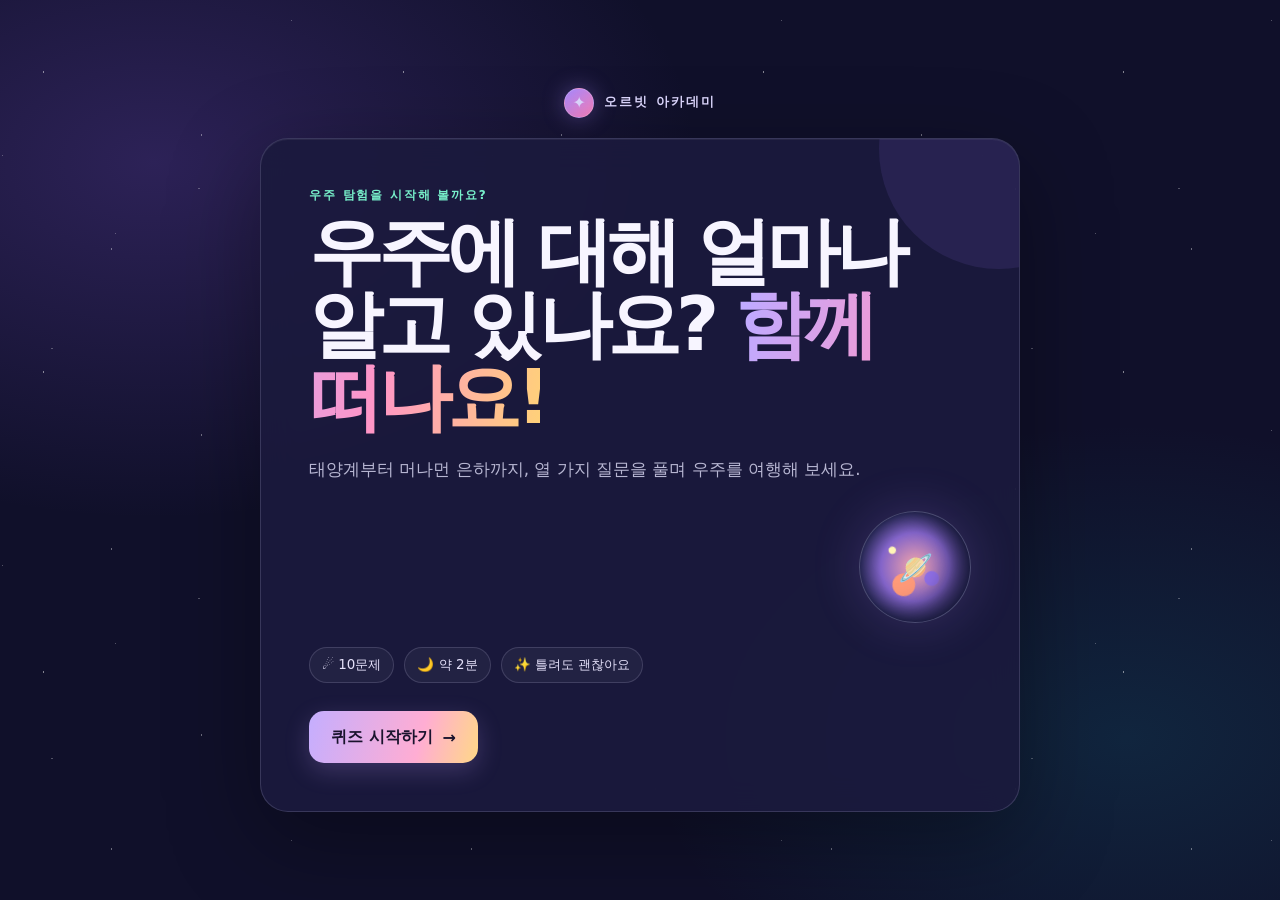
<file: index.html>
<!doctype html>
<html lang="ko">
<head>
  <meta charset="utf-8">
  <meta name="viewport" content="width=device-width, initial-scale=1">
  <meta name="theme-color" content="#10102a">
  <title>오르빗 아카데미 — 우주 탐험 퀴즈</title>
  <style>
    :root {
      color-scheme: dark;
      --ink: #f7f5ff;
      --muted: #b7b6d2;
      --panel: rgba(27, 26, 62, .9);
      --line: rgba(218, 214, 255, .16);
      --mint: #78f0cb;
      --gold: #ffd475;
      --danger: #ff8291;
    }

    * { box-sizing: border-box; }

    body {
      min-height: 100vh;
      margin: 0;
      display: grid;
      place-items: center;
      overflow-x: hidden;
      padding: 32px 18px;
      color: var(--ink);
      background:
        radial-gradient(ellipse at 12% 18%, rgba(119, 80, 204, .28), transparent 34rem),
        radial-gradient(ellipse at 88% 82%, rgba(19, 158, 177, .15), transparent 30rem),
        #10102a;
      font-family: Inter, ui-sans-serif, system-ui, -apple-system, BlinkMacSystemFont, "Segoe UI", sans-serif;
    }

    body::before, body::after {
      position: fixed;
      z-index: -1;
      content: "";
      pointer-events: none;
      background-image:
        radial-gradient(1.5px 1.5px at 12% 24%, #fff 50%, transparent 55%),
        radial-gradient(1px 1px at 72% 16%, #fff 50%, transparent 55%),
        radial-gradient(1.5px 1.5px at 82% 63%, #fff 50%, transparent 55%),
        radial-gradient(1px 1px at 31% 83%, #fff 50%, transparent 55%),
        radial-gradient(1px 1px at 56% 45%, #fff 50%, transparent 55%),
        radial-gradient(1px 1px at 95% 35%, #fff 50%, transparent 55%);
      background-size: 360px 300px;
      inset: 0;
      opacity: .48;
      animation: star-drift 60s linear infinite;
    }

    body::after {
      background-position: 140px 90px;
      background-size: 490px 410px;
      opacity: .28;
      animation: star-drift 90s linear infinite reverse;
    }

    button { font: inherit; }

    .shell { width: min(100%, 760px); margin: auto; }

    .brand {
      display: flex;
      align-items: center;
      justify-content: center;
      gap: 10px;
      margin-bottom: 20px;
      color: #ded8ff;
      font-size: .79rem;
      font-weight: 750;
      letter-spacing: .16em;
      text-transform: uppercase;
    }

    .brand-mark {
      display: grid;
      width: 30px;
      height: 30px;
      place-items: center;
      border: 1px solid rgba(255, 255, 255, .2);
      border-radius: 50%;
      background: linear-gradient(140deg, #a68aff, #fa80bc);
      box-shadow: 0 0 22px rgba(166, 138, 255, .36);
      font-size: 1rem;
      letter-spacing: 0;
    }

    .card {
      position: relative;
      overflow: hidden;
      padding: clamp(24px, 5vw, 48px);
      border: 1px solid var(--line);
      border-radius: 28px;
      background: var(--panel);
      box-shadow: 0 28px 90px rgba(0, 0, 0, .35), inset 0 1px rgba(255, 255, 255, .06);
      backdrop-filter: blur(16px);
    }

    .card:not([hidden]) { animation: card-enter .5s ease both; }

    .card::before {
      position: absolute;
      top: -110px;
      right: -100px;
      width: 240px;
      height: 240px;
      border-radius: 50%;
      background: rgba(151, 117, 255, .11);
      content: "";
      pointer-events: none;
    }

    .eyebrow {
      margin: 0 0 12px;
      color: var(--mint);
      font-size: .75rem;
      font-weight: 800;
      letter-spacing: .15em;
      text-transform: uppercase;
    }

    h1, h2, p { position: relative; }

    h1 {
      max-width: 620px;
      margin: 0;
      font-size: clamp(2.4rem, 7vw, 4.65rem);
      letter-spacing: -.065em;
      line-height: .98;
    }

    h1 span {
      color: transparent;
      background: linear-gradient(100deg, #c0aaff 4%, #ff95c7 54%, #ffd475 100%);
      background-clip: text;
      -webkit-background-clip: text;
    }

    .intro, .result-copy {
      max-width: 560px;
      margin: 20px 0 0;
      color: var(--muted);
      font-size: 1.05rem;
      line-height: 1.7;
    }

    .hero-art {
      display: grid;
      width: 112px;
      height: 112px;
      margin: 28px 0 24px auto;
      place-items: center;
      border: 1px solid rgba(255, 255, 255, .16);
      border-radius: 50%;
      background:
        radial-gradient(circle at 34% 30%, #fff5b7 0 3%, transparent 4%),
        radial-gradient(circle at 62% 64%, #9271e9 0 7%, transparent 8%),
        radial-gradient(circle at 36% 63%, #ff9a79 0 11%, transparent 12%),
        radial-gradient(circle at 50% 50%, #f5a5a9, #8364c9 44%, #292957 70%);
      box-shadow: 0 0 50px rgba(172, 124, 255, .2), inset -16px -12px 25px rgba(16, 16, 42, .5);
      font-size: 2rem;
      transform: rotate(-15deg);
      animation: float 4s ease-in-out infinite;
    }

    .facts { display: flex; flex-wrap: wrap; gap: 10px; margin: 0 0 28px; }

    .pill {
      padding: 8px 12px;
      border: 1px solid var(--line);
      border-radius: 999px;
      color: #e4e0fa;
      background: rgba(255, 255, 255, .045);
      font-size: .84rem;
    }

    .primary, .next-button, .restart-button {
      display: inline-flex;
      min-height: 52px;
      align-items: center;
      justify-content: center;
      gap: 10px;
      padding: 0 22px;
      border: 0;
      border-radius: 15px;
      color: #19132d;
      background: linear-gradient(105deg, #c4aeff, #ffadd3 65%, #ffd887);
      box-shadow: 0 8px 25px rgba(192, 154, 255, .22);
      cursor: pointer;
      font-weight: 800;
      transition: transform .18s ease, box-shadow .18s ease;
    }

    .primary:hover, .next-button:hover, .restart-button:hover {
      transform: translateY(-2px);
      box-shadow: 0 12px 30px rgba(192, 154, 255, .32);
    }

    button:focus-visible { outline: 3px solid #fff; outline-offset: 4px; }
    [hidden] { display: none !important; }

    .quiz-top {
      display: flex;
      align-items: center;
      justify-content: space-between;
      gap: 16px;
      margin-bottom: 18px;
      color: var(--muted);
      font-size: .91rem;
      font-weight: 700;
    }

    .score {
      padding: 8px 12px;
      border: 1px solid rgba(255, 212, 117, .26);
      border-radius: 999px;
      color: var(--gold);
      background: rgba(255, 212, 117, .08);
      white-space: nowrap;
    }

    .progress-track {
      height: 9px;
      overflow: hidden;
      margin-bottom: 34px;
      border-radius: 99px;
      background: rgba(255, 255, 255, .1);
    }

    .progress-fill {
      width: 0;
      height: 100%;
      border-radius: inherit;
      background: linear-gradient(90deg, #8eeed0, #9e8aff 52%, #ff8fc1);
      transition: width .45s cubic-bezier(.2, .8, .2, 1);
    }

    .question-icon {
      display: grid;
      width: 48px;
      height: 48px;
      margin-bottom: 18px;
      place-items: center;
      border: 1px solid rgba(255, 255, 255, .12);
      border-radius: 15px;
      background: rgba(166, 138, 255, .13);
      font-size: 1.45rem;
    }

    .question-title {
      margin: 0 0 25px;
      font-size: clamp(1.4rem, 4vw, 2rem);
      letter-spacing: -.035em;
      line-height: 1.3;
    }

    .answers { display: grid; gap: 12px; }

    .answer {
      display: flex;
      min-height: 60px;
      align-items: center;
      gap: 14px;
      padding: 12px 16px;
      border: 1px solid rgba(224, 219, 255, .17);
      border-radius: 15px;
      color: var(--ink);
      background: rgba(255, 255, 255, .045);
      cursor: pointer;
      text-align: left;
      transition: border-color .18s ease, background .18s ease, transform .18s ease;
    }

    .answer:hover:not(:disabled) {
      transform: translateY(-1px);
      border-color: rgba(192, 170, 255, .72);
      background: rgba(166, 138, 255, .11);
    }

    .answer:disabled { cursor: default; }

    .answer-letter {
      display: grid;
      width: 32px;
      height: 32px;
      flex: 0 0 32px;
      place-items: center;
      border: 1px solid rgba(255, 255, 255, .15);
      border-radius: 10px;
      color: #d7ceff;
      background: rgba(255, 255, 255, .055);
      font-size: .84rem;
      font-weight: 800;
    }

    .answer.correct {
      border-color: rgba(120, 240, 203, .8);
      background: rgba(58, 191, 153, .15);
      animation: celebrate .42s ease both;
    }

    .answer.correct .answer-letter {
      border-color: var(--mint);
      color: #10102a;
      background: var(--mint);
    }

    .answer.incorrect {
      border-color: rgba(255, 130, 145, .8);
      background: rgba(255, 100, 125, .13);
      animation: nudge .36s ease both;
    }

    .answer.incorrect .answer-letter {
      border-color: var(--danger);
      color: #24121b;
      background: var(--danger);
    }

    .feedback { min-height: 30px; margin: 18px 0 0; color: var(--muted); line-height: 1.55; }
    .feedback.is-correct { color: var(--mint); }
    .feedback.is-incorrect { color: #ff9daa; }
    .quiz-bottom { display: flex; justify-content: flex-end; margin-top: 20px; }
    .next-button { min-width: 150px; }

    .result-icon {
      display: grid;
      width: 86px;
      height: 86px;
      margin: 2px 0 24px;
      place-items: center;
      border: 1px solid rgba(255, 255, 255, .18);
      border-radius: 26px;
      background: linear-gradient(145deg, rgba(166, 138, 255, .24), rgba(255, 120, 183, .16));
      font-size: 2.8rem;
      animation: float 3s ease-in-out infinite;
    }

    .result-score {
      margin: 22px 0 8px;
      color: var(--gold);
      font-size: clamp(2.8rem, 9vw, 4.5rem);
      font-weight: 850;
      letter-spacing: -.07em;
      line-height: 1;
    }

    .result-score span { color: var(--muted); font-size: .38em; letter-spacing: 0; }
    .result-copy { margin-bottom: 28px; }

    .result-actions {
      display: flex;
      flex-wrap: wrap;
      gap: 12px;
    }

    .review-button, .back-button {
      display: inline-flex;
      min-height: 52px;
      align-items: center;
      justify-content: center;
      gap: 10px;
      padding: 0 22px;
      border: 1px solid rgba(218, 214, 255, .24);
      border-radius: 15px;
      color: var(--ink);
      background: rgba(255, 255, 255, .06);
      cursor: pointer;
      font-weight: 800;
      transition: transform .18s ease, border-color .18s ease, background .18s ease;
    }

    .review-button:hover, .back-button:hover {
      transform: translateY(-2px);
      border-color: rgba(192, 170, 255, .72);
      background: rgba(166, 138, 255, .13);
    }

    .review-list {
      display: grid;
      max-height: min(52vh, 500px);
      gap: 12px;
      overflow-y: auto;
      margin: 24px 0;
      padding: 2px 6px 2px 2px;
      overscroll-behavior: contain;
    }

    .review-filters {
      display: flex;
      flex-wrap: wrap;
      gap: 10px;
      margin-top: 22px;
    }

    .review-filter {
      min-height: 48px;
      flex: 1 1 160px;
      padding: 8px 16px;
      border: 1px solid rgba(218, 214, 255, .24);
      border-radius: 14px;
      color: var(--ink);
      background: rgba(255, 255, 255, .06);
      cursor: pointer;
      font-weight: 750;
    }

    .review-filter[aria-pressed="true"] {
      border-color: rgba(120, 240, 203, .72);
      color: var(--mint);
      background: rgba(58, 191, 153, .13);
    }

    .review-list:focus-visible { outline: 3px solid #fff; outline-offset: 4px; }

    .review-empty {
      margin: 24px 0;
      padding: 22px 16px;
      border: 1px solid rgba(120, 240, 203, .3);
      border-radius: 15px;
      color: var(--mint);
      background: rgba(58, 191, 153, .08);
      line-height: 1.6;
    }

    .review-item {
      padding: 16px;
      border: 1px solid var(--line);
      border-radius: 15px;
      background: rgba(255, 255, 255, .035);
    }

    .review-question {
      margin: 0;
      font-size: 1rem;
      line-height: 1.5;
    }

    .review-answer {
      margin: 9px 0 0;
      color: var(--muted);
      line-height: 1.5;
    }

    .review-answer strong { color: var(--ink); }
    .review-answer.is-correct strong { color: var(--mint); }
    .review-answer.is-incorrect strong { color: #ff9daa; }
    .review-answer[hidden] { display: none; }

    .review-actions {
      display: flex;
      flex-wrap: wrap;
      gap: 12px;
    }

    .sr-only {
      position: absolute;
      width: 1px;
      height: 1px;
      overflow: hidden;
      clip: rect(0, 0, 0, 0);
      white-space: nowrap;
      clip-path: inset(50%);
    }

    @keyframes celebrate {
      0% { transform: scale(1); }
      45% { transform: scale(1.025); }
      100% { transform: scale(1); }
    }

    @keyframes nudge {
      0%, 100% { transform: translateX(0); }
      25% { transform: translateX(-5px); }
      75% { transform: translateX(5px); }
    }

    @keyframes float {
      0%, 100% { transform: translateY(0) rotate(-3deg); }
      50% { transform: translateY(-6px) rotate(3deg); }
    }

    @keyframes star-drift {
      to { background-position: 360px 300px; }
    }

    @keyframes card-enter {
      from { opacity: 0; transform: translateY(12px); }
      to { opacity: 1; transform: translateY(0); }
    }

    @media (max-width: 520px) {
      body { padding: 20px 12px; }
      .card { border-radius: 22px; }
      .hero-art { width: 82px; height: 82px; margin-top: 22px; }
      .quiz-top { align-items: flex-start; }
    }

    @media (prefers-reduced-motion: reduce) {
      *, *::before, *::after {
        scroll-behavior: auto !important;
        animation-duration: .01ms !important;
        animation-iteration-count: 1 !important;
        transition-duration: .01ms !important;
      }
    }
  </style>
</head>
<body>
  <main class="shell">
    <div class="brand" aria-label="오르빗 아카데미">
      <span class="brand-mark" aria-hidden="true">✦</span>
      오르빗 아카데미
    </div>

    <section class="card" id="welcome" aria-labelledby="welcome-title">
      <p class="eyebrow">우주 탐험을 시작해 볼까요?</p>
      <h1 id="welcome-title">우주에 대해 얼마나 알고 있나요? <span>함께 떠나요!</span></h1>
      <p class="intro">태양계부터 머나먼 은하까지, 열 가지 질문을 풀며 우주를 여행해 보세요.</p>
      <div class="hero-art" aria-hidden="true">🪐</div>
      <div class="facts" aria-label="퀴즈 안내">
        <span class="pill">☄️ 10문제</span>
        <span class="pill">🌙 약 2분</span>
        <span class="pill">✨ 틀려도 괜찮아요</span>
      </div>
      <button class="primary" id="start-button" type="button">퀴즈 시작하기 <span aria-hidden="true">→</span></button>
    </section>

    <section class="card" id="quiz" aria-labelledby="question-title" hidden>
      <div class="quiz-top">
        <span id="question-count">1번째 문제 / 10</span>
        <span class="score" aria-label="점수"><span aria-hidden="true">★</span> <span id="score">0</span>점</span>
      </div>
      <div class="progress-track" id="progress-track" role="progressbar" aria-label="퀴즈 진행률" aria-valuemin="0" aria-valuemax="10" aria-valuenow="0">
        <div class="progress-fill" id="progress-fill"></div>
      </div>
      <div class="question-icon" id="question-icon" aria-hidden="true">🌍</div>
      <h2 class="question-title" id="question-title" tabindex="-1"></h2>
      <div class="answers" id="answers"></div>
      <p class="feedback" id="feedback" role="status" aria-live="polite"></p>
      <div class="quiz-bottom">
        <button class="next-button" id="next-button" type="button" hidden>다음 문제 <span aria-hidden="true">→</span></button>
      </div>
    </section>

    <section class="card" id="results" aria-labelledby="results-title" hidden>
      <p class="eyebrow">탐험 완료!</p>
      <div class="result-icon" id="result-icon" aria-hidden="true">🚀</div>
      <h2 class="question-title" id="results-title" tabindex="-1">멋진 우주 여행이었어요!</h2>
      <p class="result-score" id="result-score"></p>
      <p class="result-copy" id="result-copy"></p>
      <div class="result-actions">
        <button class="review-button" id="review-button" type="button">내 답변 확인 <span aria-hidden="true">→</span></button>
        <button class="restart-button" id="restart-button" type="button">다시 도전하기 <span aria-hidden="true">↻</span></button>
      </div>
    </section>

    <section class="card" id="review" aria-labelledby="review-title" hidden>
      <p class="eyebrow">퀴즈 돌아보기</p>
      <h2 class="question-title" id="review-title" tabindex="-1">내가 고른 답과 정답</h2>
      <p class="intro">각 문제에서 선택한 답과 정답을 확인해 보세요.</p>
      <div class="review-filters" role="group" aria-label="답안 표시 필터">
        <button class="review-filter" id="show-all-answers" type="button" aria-pressed="true">모든 문제</button>
        <button class="review-filter" id="show-incorrect-answers" type="button" aria-pressed="false">틀린 문제만</button>
      </div>
      <p class="sr-only" id="review-status" role="status" aria-live="polite" aria-atomic="true"></p>
      <ol class="review-list" id="review-list" aria-label="문제별 선택 답안과 정답" tabindex="0"></ol>
      <p class="review-empty" id="review-empty" hidden>모든 답을 맞혔어요! 틀린 문제가 없습니다.</p>
      <div class="review-actions">
        <button class="back-button" id="back-to-results-button" type="button">결과로 돌아가기</button>
        <button class="restart-button" id="review-restart-button" type="button">다시 도전하기 <span aria-hidden="true">↻</span></button>
      </div>
    </section>
  </main>

  <script>
    const questions = [
      {
        icon: "☀️",
        prompt: "태양에 가장 가까운 행성은 무엇일까요?",
        options: ["금성", "수성", "지구", "화성"],
        answer: 1,
        fact: "수성은 지구 시간으로 88일 만에 태양을 한 바퀴 돌아요."
      },
      {
        icon: "🔴",
        prompt: "붉은 행성이라고 불리는 행성은 무엇일까요?",
        options: ["목성", "토성", "화성", "해왕성"],
        answer: 2,
        fact: "철 성분이 풍부한 먼지 때문에 화성이 붉게 보여요."
      },
      {
        icon: "🌊",
        prompt: "가장 뚜렷한 고리를 가진 행성은 무엇일까요?",
        options: ["토성", "천왕성", "목성", "지구"],
        answer: 0,
        fact: "토성의 고리는 대부분 수많은 얼음 조각으로 이루어져 있어요."
      },
      {
        icon: "🌙",
        prompt: "지구의 자연 위성 이름은 무엇일까요?",
        options: ["유로파", "타이탄", "포보스", "달"],
        answer: 3,
        fact: "달은 지구에서 평균 약 384,400km 떨어져 있어요."
      },
      {
        icon: "🌌",
        prompt: "우리 태양계가 속한 은하는 무엇일까요?",
        options: ["안드로메다 은하", "소용돌이 은하", "우리은하", "솜브레로 은하"],
        answer: 2,
        fact: "우리 태양계는 우리은하의 나선팔 중 한 곳에 있어요."
      },
      {
        icon: "🪐",
        prompt: "태양계에서 가장 큰 행성은 무엇일까요?",
        options: ["해왕성", "목성", "토성", "지구"],
        answer: 1,
        fact: "부피로 따지면 목성 안에 지구가 1,300개 넘게 들어갈 수 있어요."
      },
      {
        icon: "☄️",
        prompt: "혜성의 꼬리는 주로 무엇으로 이루어져 있을까요?",
        options: ["액체 상태의 물", "먼지와 기체", "녹은 암석", "별빛"],
        answer: 1,
        fact: "햇빛과 태양풍이 혜성의 핵에서 기체와 먼지를 밀어내 꼬리를 만들어요."
      },
      {
        icon: "🧊",
        prompt: "거의 옆으로 누운 채 자전하는 행성은 무엇일까요?",
        options: ["금성", "화성", "천왕성", "수성"],
        answer: 2,
        fact: "천왕성의 자전축은 약 98도 기울어져 있어요."
      },
      {
        icon: "💫",
        prompt: "우주에서 날아와 지표면에 떨어진 암석을 무엇이라고 할까요?",
        options: ["소행성", "운석", "유성", "왜소행성"],
        answer: 1,
        fact: "우주 암석이 대기에서 빛날 때는 유성, 지표면에 떨어진 뒤에는 운석이라고 불러요."
      },
      {
        icon: "⭐",
        prompt: "지구에서 가장 가까운 별은 무엇일까요?",
        options: ["프록시마 센타우리", "시리우스", "태양", "북극성"],
        answer: 2,
        fact: "태양은 약 1억 5천만 km 떨어져 있으며, 지구를 따뜻하게 해 주는 별이에요."
      }
    ];

    const welcome = document.getElementById("welcome");
    const quiz = document.getElementById("quiz");
    const results = document.getElementById("results");
    const review = document.getElementById("review");
    const startButton = document.getElementById("start-button");
    const restartButton = document.getElementById("restart-button");
    const reviewButton = document.getElementById("review-button");
    const backToResultsButton = document.getElementById("back-to-results-button");
    const reviewRestartButton = document.getElementById("review-restart-button");
    const reviewList = document.getElementById("review-list");
    const reviewEmpty = document.getElementById("review-empty");
    const reviewStatus = document.getElementById("review-status");
    const reviewFilterButtons = [...document.querySelectorAll(".review-filter")];
    const nextButton = document.getElementById("next-button");
    const questionCount = document.getElementById("question-count");
    const scoreDisplay = document.getElementById("score");
    const progressTrack = document.getElementById("progress-track");
    const progressFill = document.getElementById("progress-fill");
    const questionIcon = document.getElementById("question-icon");
    const questionTitle = document.getElementById("question-title");
    const answersContainer = document.getElementById("answers");
    const feedback = document.getElementById("feedback");
    const resultIcon = document.getElementById("result-icon");
    const resultScore = document.getElementById("result-score");
    const resultCopy = document.getElementById("result-copy");

    let questionIndex = 0;
    let score = 0;
    let hasAnswered = false;
    let selectedAnswers = [];
    let reviewFilter = "all";

    function showScreen(screen) {
      welcome.hidden = screen !== "welcome";
      quiz.hidden = screen !== "quiz";
      results.hidden = screen !== "results";
      review.hidden = screen !== "review";
    }

    function renderQuestion() {
      const question = questions[questionIndex];
      hasAnswered = false;
      questionCount.textContent = `${questionIndex + 1}번째 문제 / ${questions.length}`;
      scoreDisplay.textContent = score;
      progressTrack.setAttribute("aria-valuenow", questionIndex);
      progressFill.style.width = `${(questionIndex / questions.length) * 100}%`;
      questionIcon.textContent = question.icon;
      questionTitle.textContent = question.prompt;
      feedback.textContent = "";
      feedback.className = "feedback";
      nextButton.hidden = true;
      nextButton.innerHTML = questionIndex === questions.length - 1
        ? "결과 보기 <span aria-hidden=\"true\">→</span>"
        : "다음 문제 <span aria-hidden=\"true\">→</span>";

      answersContainer.replaceChildren();
      question.options.forEach((option, index) => {
        const button = document.createElement("button");
        button.type = "button";
        button.className = "answer";
        button.dataset.index = index;
        button.innerHTML = `<span class="answer-letter" aria-hidden="true">${String.fromCharCode(65 + index)}</span><span>${option}</span>`;
        button.addEventListener("click", () => selectAnswer(index));
        answersContainer.append(button);
      });

      questionTitle.focus();
    }

    function selectAnswer(selectedIndex) {
      if (hasAnswered) return;
      hasAnswered = true;
      const question = questions[questionIndex];
      selectedAnswers[questionIndex] = selectedIndex;
      const answerButtons = [...answersContainer.querySelectorAll(".answer")];
      answerButtons.forEach(button => { button.disabled = true; });

      if (selectedIndex === question.answer) {
        score += 1;
        scoreDisplay.textContent = score;
        answerButtons[selectedIndex].classList.add("correct");
        feedback.textContent = `정답이에요! ${question.fact}`;
        feedback.classList.add("is-correct");
      } else {
        answerButtons[selectedIndex].classList.add("incorrect");
        answerButtons[question.answer].classList.add("correct");
        feedback.textContent = `아쉬워요! ${question.fact}`;
        feedback.classList.add("is-incorrect");
      }

      progressTrack.setAttribute("aria-valuenow", questionIndex + 1);
      progressFill.style.width = `${((questionIndex + 1) / questions.length) * 100}%`;
      nextButton.hidden = false;
      nextButton.focus();
    }

    function showResults() {
      const percentage = score / questions.length;
      let title;
      let copy;
      let icon;

      if (percentage === 1) {
        title = "완벽해요, 우주 최고!";
        copy = "모든 문제를 맞혔어요! 우주에 대해 정말 잘 알고 있네요. 멋진 탐험가예요.";
        icon = "🏆";
      } else if (percentage >= .7) {
        title = "정말 멋진 탐험이에요!";
        copy = "우주 지식이 대단하네요. 조금만 더 탐험하면 우주 박사가 되겠어요.";
        icon = "🪐";
      } else if (percentage >= .4) {
        title = "즐거운 우주 여행이었어요!";
        copy = "별들 사이를 잘 헤쳐 나왔네요. 우주에는 아직 발견할 것이 가득해요.";
        icon = "🌠";
      } else {
        title = "우주는 정말 넓어요!";
        copy = "모든 탐험은 첫걸음부터 시작해요. 다시 도전해서 새로운 우주 이야기를 만나 보세요.";
        icon = "🚀";
      }

      document.getElementById("results-title").textContent = title;
      resultIcon.textContent = icon;
      resultScore.innerHTML = `${score}<span> / ${questions.length}문제 정답</span>`;
      resultCopy.textContent = copy;
      progressTrack.setAttribute("aria-valuenow", questions.length);
      progressFill.style.width = "100%";
      showScreen("results");
      document.getElementById("results-title").focus();
    }

    function renderReview() {
      reviewList.replaceChildren();
      const missedQuestions = questions
        .map((question, index) => ({ question, index }))
        .filter(({ question, index }) => selectedAnswers[index] !== question.answer);
      const visibleQuestions = reviewFilter === "incorrect"
        ? missedQuestions
        : questions.map((question, index) => ({ question, index }));

      visibleQuestions.forEach(({ question, index }) => {
        const selectedIndex = selectedAnswers[index];
        const item = document.createElement("li");
        item.className = "review-item";

        const prompt = document.createElement("h3");
        prompt.className = "review-question";
        prompt.textContent = `${index + 1}. ${question.prompt}`;
        item.append(prompt);

        const selectedAnswer = document.createElement("p");
        selectedAnswer.className = `review-answer ${selectedIndex === question.answer ? "is-correct" : "is-incorrect"}`;
        const selectedLabel = document.createElement("strong");
        selectedLabel.textContent = selectedIndex === question.answer ? "내가 고른 답 (정답): " : "내가 고른 답: ";
        selectedAnswer.append(selectedLabel, document.createTextNode(question.options[selectedIndex]));
        item.append(selectedAnswer);

        const correctAnswer = document.createElement("p");
        correctAnswer.className = "review-answer is-correct";
        const correctLabel = document.createElement("strong");
        correctLabel.textContent = "정답: ";
        correctAnswer.append(correctLabel, document.createTextNode(question.options[question.answer]));
        item.append(correctAnswer);

        reviewList.append(item);
      });

      const isEmpty = reviewFilter === "incorrect" && missedQuestions.length === 0;
      reviewList.hidden = isEmpty;
      reviewEmpty.hidden = !isEmpty;
      reviewFilterButtons.forEach(button => {
        button.setAttribute("aria-pressed", String(
          button.id === (reviewFilter === "all" ? "show-all-answers" : "show-incorrect-answers")
        ));
      });

      if (isEmpty) {
        reviewStatus.textContent = "모든 답을 맞혔어요. 틀린 문제가 없습니다.";
      } else {
        const count = visibleQuestions.length;
        reviewStatus.textContent = reviewFilter === "all"
          ? `전체 ${count}개 문제를 표시합니다.`
          : `틀린 답변 ${count}개를 표시합니다.`;
      }
    }

    function showReview() {
      reviewFilter = "all";
      renderReview();
      showScreen("review");
      document.getElementById("review-title").focus();
    }

    function startQuiz() {
      questionIndex = 0;
      score = 0;
      selectedAnswers = [];
      showScreen("quiz");
      renderQuestion();
    }

    startButton.addEventListener("click", startQuiz);
    restartButton.addEventListener("click", startQuiz);
    reviewRestartButton.addEventListener("click", startQuiz);
    reviewButton.addEventListener("click", showReview);
    reviewFilterButtons.forEach(button => {
      button.addEventListener("click", () => {
        reviewFilter = button.id === "show-incorrect-answers" ? "incorrect" : "all";
        renderReview();
      });
    });
    backToResultsButton.addEventListener("click", () => {
      showScreen("results");
      document.getElementById("results-title").focus();
    });
    nextButton.addEventListener("click", () => {
      if (questionIndex === questions.length - 1) {
        showResults();
        return;
      }
      questionIndex += 1;
      renderQuestion();
    });
  </script>
</body>
</html>
</file>
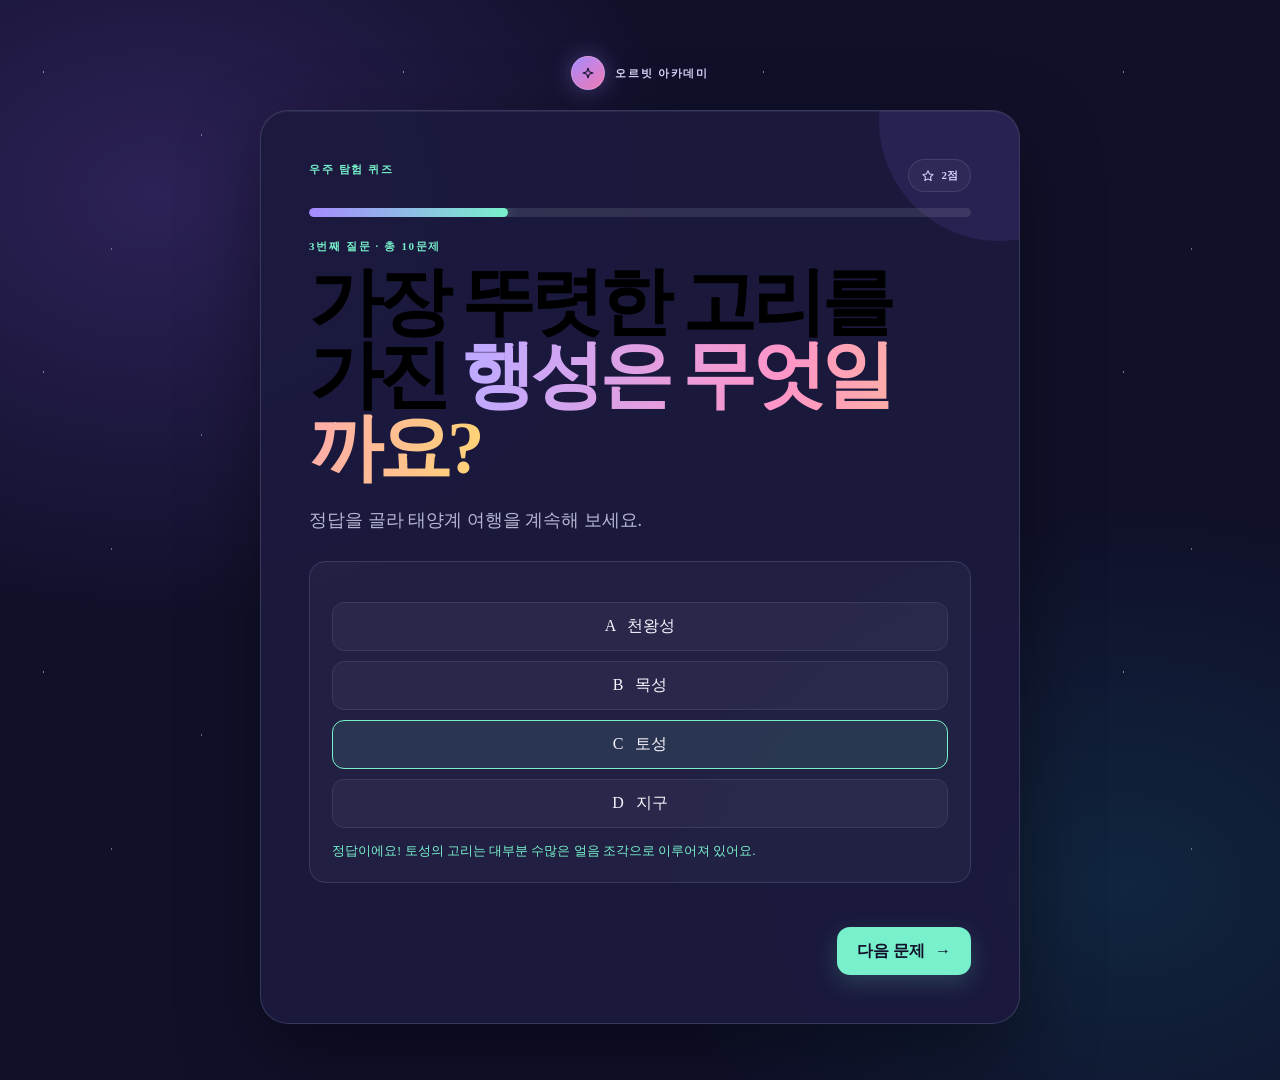
<file: .azure/.preview-temp/space-explorer-quiz.html>
<!DOCTYPE html>
<html lang="ko">
<head>
  <meta charset="utf-8">
  <meta name="viewport" content="width=device-width, initial-scale=1">
  <title>우주 탐험 퀴즈 — 오르빗 아카데미</title>
  <link rel="stylesheet" href="./theme.css">
</head>
<body>
  <div class="quiz-shell">
    <header class="quiz-brand" aria-label="오르빗 아카데미">
      <span class="quiz-brand-mark" aria-hidden="true">
        <svg class="preview-icon preview-icon--sm" viewBox="0 0 24 24" fill="none" stroke="currentColor" stroke-width="1.8" stroke-linecap="round" stroke-linejoin="round">
          <path d="M12 3.5 14.1 9.9 20.5 12l-6.4 2.1L12 20.5l-2.1-6.4L3.5 12l6.4-2.1L12 3.5Z"></path>
        </svg>
      </span>
      오르빗 아카데미
    </header>

    <main class="quiz-card" aria-labelledby="question-title">
      <div class="quiz-top">
        <p class="quiz-eyebrow">우주 탐험 퀴즈</p>
        <span class="quiz-pill">
          <svg class="preview-icon preview-icon--sm" viewBox="0 0 24 24" fill="none" stroke="currentColor" stroke-width="1.8" stroke-linecap="round" stroke-linejoin="round" aria-hidden="true">
            <path d="m12 3 2.7 5.5 6.1.9-4.4 4.3 1 6.1-5.4-2.9-5.4 2.9 1-6.1-4.4-4.3 6.1-.9L12 3Z"></path>
          </svg>
          2점
        </span>
      </div>

      <div class="quiz-progress" role="progressbar" aria-label="Quiz progress" aria-valuemin="0" aria-valuemax="10" aria-valuenow="3">
        <span></span>
      </div>

      <p class="quiz-eyebrow">3번째 질문 · 총 10문제</p>
      <h1 class="quiz-title" id="question-title">가장 뚜렷한 고리를 가진 <span>행성은 무엇일까요?</span></h1>
      <p class="quiz-copy">정답을 골라 태양계 여행을 계속해 보세요.</p>

      <section class="quiz-question" aria-label="Answer choices">
        <div class="quiz-answers">
          <button class="quiz-answer" type="button">A&nbsp;&nbsp; 천왕성</button>
          <button class="quiz-answer" type="button">B&nbsp;&nbsp; 목성</button>
          <button class="quiz-answer quiz-answer--correct" type="button">C&nbsp;&nbsp; 토성</button>
          <button class="quiz-answer" type="button">D&nbsp;&nbsp; 지구</button>
        </div>
        <p class="quiz-feedback" role="status">정답이에요! 토성의 고리는 대부분 수많은 얼음 조각으로 이루어져 있어요.</p>
      </section>

      <div class="quiz-bottom">
        <button class="quiz-action" type="button">다음 문제 <span aria-hidden="true">→</span></button>
      </div>
    </main>
  </div>
</body>
</html>
</file>
<file: .azure/.preview-temp/theme.css>
:root {
  --color-primary: #A68AFF;
  --color-on-primary: #10102A;
  --color-accent: #78F0CB;
  --color-on-accent: #10102A;
  --color-surface: #10102A;
  --color-surface-raised: #1B1A3E;
  --color-surface-sunken: #17162F;
  --color-text: #F7F5FF;
  --color-muted: #B7B6D2;
  --color-border: #3B395E;
  --color-success: #78F0CB;
  --color-warning: #FFD475;
  --color-danger: #FF8291;
  --font-body: Inter, system-ui, -apple-system, "Segoe UI", sans-serif;
  --font-heading: var(--font-body);
  --text-xs: 11px;
  --text-sm: 13px;
  --text-base: 15px;
  --text-lg: 18px;
  --text-xl: 22px;
  --text-2xl: 30px;
  --text-3xl: 42px;
  --radius-sm: 8px;
  --radius-md: 16px;
  --radius-lg: 28px;
  --radius-pill: 9999px;
  --space-1: 4px;
  --space-2: 8px;
  --space-3: 12px;
  --space-4: 16px;
  --space-5: 20px;
  --space-6: 28px;
  --space-7: 40px;
  --space-8: 56px;
  --shadow-sm: 0 1px 3px rgba(0, 0, 0, .18);
  --shadow-md: 0 8px 24px rgba(0, 0, 0, .24);
  --shadow-lg: 0 28px 80px rgba(0, 0, 0, .38);
}
/* ───── Layout primitives ───── */
.preview-root {
    display: flex;
    flex-direction: column;
    min-height: 100vh;
}

.preview-shell {
    display: flex;
    flex: 1;
    min-height: 0;
}

.preview-main {
    flex: 1;
    padding: var(--space-6);
    display: flex;
    flex-direction: column;
    gap: var(--space-5);
    min-width: 0;
}

.preview-split {
    display: grid;
    grid-template-columns: 1fr 2fr;
    gap: var(--space-5);
}

.preview-two-column {
    display: grid;
    grid-template-columns: 1fr 1fr;
    gap: var(--space-5);
}

/* ───── Header (raised surface, subtle elevation, sticky) ───── */
.preview-header {
    position: sticky;
    top: 0;
    z-index: 5;
    display: flex;
    align-items: center;
    justify-content: space-between;
    gap: var(--space-4);
    padding: var(--space-3) var(--space-6);
    background: var(--color-surface-raised, var(--color-surface));
    border-bottom: 1px solid var(--color-border);
    box-shadow: var(--shadow-sm);
}
.preview-header__brand {
    display: flex;
    align-items: center;
    gap: var(--space-3);
    font-weight: 700;
    font-size: var(--text-base);
    color: var(--color-text);
}
.preview-header__logo {
    width: 28px;
    height: 28px;
    border-radius: var(--radius-sm);
    background: var(--color-primary);
    display: grid;
    place-items: center;
    color: var(--color-on-primary);
    font-weight: 700;
    font-size: 0.85em;
}
.preview-header__actions {
    display: flex;
    gap: var(--space-3);
    align-items: center;
}
.preview-header__action {
    color: var(--color-muted);
    text-decoration: none;
    font-size: var(--text-sm);
}

/* ───── Nav (horizontal, flat) ───── */
.preview-nav {
    display: flex;
    gap: var(--space-1);
    padding: var(--space-2) var(--space-6);
    background: var(--color-surface);
    border-bottom: 1px solid var(--color-border);
}
.preview-nav__link {
    color: var(--color-muted);
    text-decoration: none;
    font-size: var(--text-sm);
    font-weight: 500;
    padding: var(--space-2) var(--space-3);
    border-radius: var(--radius-sm);
}
.preview-nav__link--active {
    color: var(--color-primary);
    background: color-mix(in srgb, var(--color-primary) 10%, transparent);
    font-weight: 600;
}

/* ───── Sidebar (flat surface, no gradient) ───── */
.preview-sidebar {
    width: 220px;
    flex-shrink: 0;
    padding: var(--space-4) var(--space-3);
    background: var(--color-surface-sunken, var(--color-surface));
    border-right: 1px solid var(--color-border);
    display: flex;
    flex-direction: column;
    gap: var(--space-1);
}
.preview-sidebar__section {
    text-transform: uppercase;
    letter-spacing: 0.06em;
    font-size: var(--text-xs);
    color: var(--color-muted);
    font-weight: 600;
    padding: var(--space-3) var(--space-2) var(--space-1);
}
.preview-sidebar__item {
    padding: var(--space-2) var(--space-3);
    border-radius: var(--radius-sm);
    color: var(--color-text);
    text-decoration: none;
    font-size: var(--text-sm);
    opacity: 0.78;
}
.preview-sidebar__item--active {
    background: color-mix(in srgb, var(--color-primary) 10%, transparent);
    color: var(--color-primary);
    font-weight: 600;
    opacity: 1;
}

/* ───── Hero (one gradient — keeps the brand story visible) ───── */
.preview-hero {
    padding: var(--space-6);
    border-radius: var(--radius-md);
    background: linear-gradient(135deg, var(--color-primary), var(--color-accent));
    color: var(--color-on-primary);
    display: flex;
    flex-direction: column;
    gap: var(--space-3);
}
.preview-hero__eyebrow {
    text-transform: uppercase;
    letter-spacing: 0.08em;
    font-size: var(--text-xs);
    font-weight: 700;
    opacity: 0.85;
}
.preview-hero__title {
    font-size: var(--text-2xl);
    font-weight: 700;
    line-height: 1.15;
    max-width: 28ch;
}
.preview-hero__subtitle {
    font-size: var(--text-base);
    max-width: 60ch;
    opacity: 0.9;
    line-height: 1.5;
}
.preview-hero__actions {
    display: flex;
    gap: var(--space-3);
    margin-top: var(--space-2);
    flex-wrap: wrap;
}

/* ───── KPI tiles (still useful — communicates "this is a dashboard") ───── */
.preview-kpi-row {
    display: grid;
    grid-template-columns: repeat(auto-fit, minmax(160px, 1fr));
    gap: var(--space-3);
}
.preview-kpi {
    background: var(--color-surface-raised, var(--color-surface));
    border: 1px solid var(--color-border);
    border-radius: var(--radius-md);
    padding: var(--space-4);
    display: flex;
    flex-direction: column;
    gap: var(--space-2);
}
.preview-kpi__label {
    font-size: var(--text-xs);
    text-transform: uppercase;
    letter-spacing: 0.05em;
    color: var(--color-muted);
    font-weight: 600;
}
.preview-kpi__value {
    font-size: var(--text-xl);
    font-weight: 700;
    color: var(--color-text);
    line-height: 1.1;
}
.preview-kpi__delta {
    font-size: var(--text-xs);
    color: var(--color-muted);
}

/* ───── Section title (in-page heading row) ───── */
.preview-section-title {
    display: flex;
    align-items: baseline;
    justify-content: space-between;
    gap: var(--space-3);
    padding-bottom: var(--space-2);
}
.preview-section-title__h {
    font-size: var(--text-lg);
    font-weight: 700;
}
.preview-section-title__hint {
    font-size: var(--text-xs);
    color: var(--color-muted);
}

/* ───── Cards (list + grid) — elevated, gentle hover lift ───── */
.preview-card-list {
    display: flex;
    flex-direction: column;
    gap: var(--space-3);
}
.preview-card-grid {
    display: grid;
    grid-template-columns: repeat(auto-fill, minmax(220px, 1fr));
    gap: var(--space-4);
}
.preview-card {
    background: var(--color-surface-raised, var(--color-surface));
    border: 1px solid var(--color-border);
    border-radius: var(--radius-md);
    padding: var(--space-4);
    display: flex;
    flex-direction: column;
    gap: var(--space-2);
    box-shadow: var(--shadow-sm);
    transition: box-shadow 160ms ease, transform 160ms ease, border-color 160ms ease;
}
.preview-card:hover {
    box-shadow: var(--shadow-md);
    transform: translateY(-2px);
    border-color: color-mix(in srgb, var(--color-primary) 30%, var(--color-border));
}
@media (prefers-reduced-motion: reduce) {
    .preview-card { transition: none; }
    .preview-card:hover { transform: none; }
}
.preview-card__title {
    font-size: var(--text-base);
    font-weight: 600;
    margin: 0;
}
.preview-card__body {
    margin: 0;
    font-size: var(--text-sm);
    color: var(--color-muted);
    line-height: 1.5;
}
.preview-card__meta {
    display: flex;
    align-items: center;
    gap: var(--space-2);
    margin-top: var(--space-1);
    font-size: var(--text-xs);
    color: var(--color-muted);
}
.preview-card__media {
    height: 128px;
    border-radius: var(--radius-sm);
    background: var(--color-surface-sunken, var(--color-surface));
    border: 1px solid var(--color-border);
    margin-bottom: var(--space-1);
    display: grid;
    place-items: center;
    color: color-mix(in srgb, var(--color-text) 32%, transparent);
    overflow: hidden;
}

/* ───── Status pills / badges ───── */
.preview-badge {
    display: inline-flex;
    align-items: center;
    gap: var(--space-1);
    padding: 2px var(--space-2);
    border-radius: var(--radius-pill);
    font-size: var(--text-xs);
    font-weight: 600;
    line-height: 1.4;
    background: color-mix(in srgb, var(--color-primary) 12%, transparent);
    color: var(--color-primary);
}
.preview-badge--success { background: color-mix(in srgb, var(--color-success) 14%, transparent); color: var(--color-success); }
.preview-badge--warning { background: color-mix(in srgb, var(--color-warning) 14%, transparent); color: var(--color-warning); }
.preview-badge--danger  { background: color-mix(in srgb, var(--color-danger)  14%, transparent); color: var(--color-danger); }
.preview-badge--neutral { background: color-mix(in srgb, var(--color-text)    8%,  transparent); color: var(--color-muted); }
.preview-badge__dot {
    width: 6px;
    height: 6px;
    border-radius: 50%;
    background: currentColor;
}

/* ───── Form (raised surface, clear focus ring) ───── */
.preview-form {
    display: flex;
    flex-direction: column;
    gap: var(--space-4);
    background: var(--color-surface-raised, var(--color-surface));
    border: 1px solid var(--color-border);
    border-radius: var(--radius-md);
    padding: var(--space-5);
    box-shadow: var(--shadow-sm);
}
.preview-form__field {
    display: flex;
    flex-direction: column;
    gap: var(--space-1);
}
.preview-form__label {
    font-size: var(--text-sm);
    font-weight: 600;
    color: var(--color-text);
}
.preview-form__hint {
    font-size: var(--text-xs);
    color: var(--color-muted);
}
.preview-form__input,
.preview-form__textarea,
.preview-form__select {
    padding: var(--space-2) var(--space-3);
    border: 1px solid var(--color-border);
    border-radius: var(--radius-sm);
    font: inherit;
    background: var(--color-surface);
    color: var(--color-text);
    transition: border-color 140ms ease, box-shadow 140ms ease;
}
.preview-form__input:focus,
.preview-form__textarea:focus,
.preview-form__select:focus {
    outline: none;
    border-color: var(--color-primary);
    box-shadow: 0 0 0 3px color-mix(in srgb, var(--color-primary) 22%, transparent);
}
.preview-form__field--error .preview-form__input,
.preview-form__field--error .preview-form__textarea {
    border-color: var(--color-danger);
}
.preview-form__error {
    font-size: var(--text-xs);
    color: var(--color-danger);
    font-weight: 600;
}
.preview-form__textarea {
    min-height: 96px;
    resize: vertical;
}
.preview-form__actions {
    display: flex;
    justify-content: flex-end;
    gap: var(--space-2);
    padding-top: var(--space-2);
}

/* ───── Buttons (themed, subtle depth + hover/focus) ───── */
.preview-btn {
    padding: var(--space-2) var(--space-4);
    border-radius: var(--radius-sm);
    border: 1px solid transparent;
    font: inherit;
    font-weight: 600;
    font-size: var(--text-sm);
    cursor: pointer;
    display: inline-flex;
    align-items: center;
    gap: var(--space-2);
    line-height: 1.2;
    transition: transform 120ms ease, box-shadow 120ms ease, background 120ms ease, border-color 120ms ease;
}
.preview-btn:hover { transform: translateY(-1px); }
.preview-btn:focus-visible {
    outline: none;
    box-shadow: 0 0 0 3px color-mix(in srgb, var(--color-primary) 30%, transparent);
}
@media (prefers-reduced-motion: reduce) {
    .preview-btn { transition: none; }
    .preview-btn:hover { transform: none; }
}
.preview-btn--primary {
    background: var(--color-primary);
    color: var(--color-on-primary);
    box-shadow: var(--shadow-sm);
}
.preview-btn--primary:hover {
    background: color-mix(in srgb, var(--color-primary) 88%, #000);
    box-shadow: var(--shadow-md);
}
.preview-btn--secondary {
    background: var(--color-surface);
    color: var(--color-text);
    border-color: var(--color-border);
}
.preview-btn--secondary:hover {
    border-color: color-mix(in srgb, var(--color-primary) 40%, var(--color-border));
}
.preview-btn--ghost {
    background: transparent;
    color: var(--color-text);
}
.preview-btn--ghost:hover {
    background: color-mix(in srgb, var(--color-text) 6%, transparent);
}

/* ───── Table (flat container) ───── */
.preview-table-wrap {
    background: var(--color-surface-raised, var(--color-surface));
    border: 1px solid var(--color-border);
    border-radius: var(--radius-md);
    overflow: hidden;
}
.preview-table {
    width: 100%;
    border-collapse: collapse;
}
.preview-table th,
.preview-table td {
    text-align: left;
    padding: var(--space-2) var(--space-3);
    font-size: var(--text-sm);
    border-bottom: 1px solid var(--color-border);
}
.preview-table th {
    background: var(--color-surface-sunken, var(--color-surface));
    font-weight: 600;
    font-size: var(--text-xs);
    text-transform: uppercase;
    letter-spacing: 0.04em;
    color: var(--color-muted);
}
.preview-table tr:last-child td { border-bottom: none; }

/* ───── Action bar ───── */
.preview-action-bar {
    display: flex;
    justify-content: flex-end;
    gap: var(--space-2);
    padding: var(--space-3) 0;
    border-top: 1px solid var(--color-border);
}

/* ───── Tabs ───── */
.preview-tabs {
    display: flex;
    gap: var(--space-1);
    border-bottom: 1px solid var(--color-border);
}
.preview-tabs__tab {
    padding: var(--space-2) var(--space-4);
    font-size: var(--text-sm);
    font-weight: 500;
    color: var(--color-muted);
    cursor: pointer;
    border-bottom: 2px solid transparent;
    margin-bottom: -1px;
}
.preview-tabs__tab--active {
    color: var(--color-primary);
    border-bottom-color: var(--color-primary);
    font-weight: 600;
}

/* ───── Empty state (soft surface + centered icon) ───── */
.preview-empty {
    display: flex;
    flex-direction: column;
    align-items: center;
    justify-content: center;
    padding: var(--space-7) var(--space-4);
    text-align: center;
    background: var(--color-surface-raised, var(--color-surface));
    border: 1px solid var(--color-border);
    border-radius: var(--radius-md);
    gap: var(--space-3);
    box-shadow: var(--shadow-sm);
}
.preview-empty__icon {
    width: 64px;
    height: 64px;
    display: grid;
    place-items: center;
    border-radius: var(--radius-pill);
    background: color-mix(in srgb, var(--color-primary) 12%, transparent);
    color: var(--color-primary);
}
.preview-empty__icon svg { width: 32px; height: 32px; }
.preview-empty__title { font-size: var(--text-base); font-weight: 700; }
.preview-empty__body { color: var(--color-muted); max-width: 40ch; font-size: var(--text-sm); }

/* ───── Modal (flat — preview only, no backdrop overlay) ───── */
.preview-modal {
    max-width: 480px;
    background: var(--color-surface-raised, var(--color-surface));
    border: 1px solid var(--color-border);
    border-radius: var(--radius-md);
    padding: var(--space-5);
    display: flex;
    flex-direction: column;
    gap: var(--space-3);
}
.preview-modal__title { font-size: var(--text-lg); font-weight: 700; margin: 0; }
.preview-modal__body { color: var(--color-muted); font-size: var(--text-sm); margin: 0; }

/* ───── Footer ───── */
.preview-footer {
    padding: var(--space-3) var(--space-6);
    border-top: 1px solid var(--color-border);
    color: var(--color-muted);
    font-size: var(--text-xs);
    display: flex;
    justify-content: space-between;
    gap: var(--space-3);
}

/* ───── Inline-SVG icons (sizing only — stroke is set on the SVG) ───── */
.preview-icon {
    width: 18px;
    height: 18px;
    flex-shrink: 0;
    display: inline-block;
    vertical-align: middle;
    stroke: currentColor;
    fill: none;
}
.preview-icon--sm { width: 14px; height: 14px; }
.preview-icon--lg { width: 24px; height: 24px; }

/* ───── Avatar / initials substitute for a person or entity photo ───── */
.preview-avatar {
    width: 36px;
    height: 36px;
    border-radius: var(--radius-pill);
    display: grid;
    place-items: center;
    font-size: var(--text-sm);
    font-weight: 700;
    color: var(--color-primary);
    background: color-mix(in srgb, var(--color-primary) 12%, transparent);
    flex-shrink: 0;
}

/* ───── KPI delta trend colors ───── */
.preview-kpi__delta--up   { color: var(--color-success); font-weight: 600; }
.preview-kpi__delta--down { color: var(--color-danger);  font-weight: 600; }

/* ───── Skeleton loading (pure-CSS shimmer, no JS) ───── */
.preview-skeleton {
    background: linear-gradient(
        90deg,
        color-mix(in srgb, var(--color-text) 8%, var(--color-surface)) 25%,
        color-mix(in srgb, var(--color-text) 14%, var(--color-surface)) 37%,
        color-mix(in srgb, var(--color-text) 8%, var(--color-surface)) 63%
    );
    background-size: 400% 100%;
    border-radius: var(--radius-sm);
    animation: preview-shimmer 1.4s ease infinite;
}
.preview-skeleton--line { height: 12px; margin-bottom: var(--space-2); }
.preview-skeleton--title { height: 18px; width: 40%; margin-bottom: var(--space-3); }
.preview-skeleton--block { height: 96px; }
@keyframes preview-shimmer {
    0% { background-position: 100% 0; }
    100% { background-position: 0 0; }
}
@media (prefers-reduced-motion: reduce) {
    .preview-skeleton { animation: none; }
}

/* ───── Error banner (inline alert + retry) ───── */
.preview-error {
    display: flex;
    align-items: flex-start;
    gap: var(--space-3);
    padding: var(--space-4);
    border-radius: var(--radius-md);
    background: color-mix(in srgb, var(--color-danger) 8%, var(--color-surface));
    border: 1px solid color-mix(in srgb, var(--color-danger) 30%, var(--color-border));
    color: var(--color-text);
}
.preview-error__icon { color: var(--color-danger); }
.preview-error__body { display: flex; flex-direction: column; gap: var(--space-1); }
.preview-error__title { font-weight: 700; font-size: var(--text-sm); }
.preview-error__text { font-size: var(--text-sm); color: var(--color-muted); }

/* ───── Hero ambient mesh backdrop (layered behind the gradient) ───── */
.preview-hero { position: relative; overflow: hidden; }
.preview-hero__mesh {
    position: absolute;
    inset: 0;
    pointer-events: none;
    opacity: 0.7;
    background:
        radial-gradient(60% 80% at 0% 0%, color-mix(in srgb, var(--color-on-primary) 30%, transparent), transparent 70%),
        radial-gradient(60% 80% at 100% 100%, color-mix(in srgb, var(--color-accent) 50%, transparent), transparent 70%);
}
.preview-hero > *:not(.preview-hero__mesh) { position: relative; z-index: 1; }
body {
  min-height: 100vh;
  background:
    radial-gradient(ellipse at 12% 18%, rgba(119, 80, 204, .28), transparent 34rem),
    radial-gradient(ellipse at 88% 82%, rgba(19, 158, 177, .15), transparent 30rem),
    var(--color-surface);
}
body::before {
  position: fixed;
  inset: 0;
  z-index: -1;
  content: "";
  pointer-events: none;
  opacity: .46;
  background-image: radial-gradient(1.5px 1.5px at 12% 24%, #fff 50%, transparent 55%), radial-gradient(1px 1px at 72% 16%, #fff 50%, transparent 55%), radial-gradient(1.5px 1.5px at 82% 63%, #fff 50%, transparent 55%), radial-gradient(1px 1px at 31% 83%, #fff 50%, transparent 55%), radial-gradient(1px 1px at 56% 45%, #fff 50%, transparent 55%);
  background-size: 360px 300px;
  animation: star-drift 48s linear infinite;
}
.quiz-shell { width: min(100% - 32px, 760px); margin: 0 auto; padding: 48px 0; }
.quiz-top { display: flex; align-items: center; justify-content: space-between; gap: var(--space-3); }
.quiz-bottom { display: flex; justify-content: flex-end; margin-top: 20px; }
.quiz-brand { display: flex; align-items: center; justify-content: center; gap: 10px; margin-bottom: 20px; color: #DED8FF; font-size: var(--text-xs); font-weight: 750; letter-spacing: .16em; text-transform: uppercase; }
.quiz-brand-mark { display: grid; width: 32px; height: 32px; place-items: center; border: 1px solid rgba(255,255,255,.2); border-radius: 50%; color: var(--color-on-primary); background: linear-gradient(140deg, #A68AFF, #FA80BC); box-shadow: 0 0 22px rgba(166,138,255,.36); }
.quiz-card { position: relative; overflow: hidden; padding: clamp(24px, 5vw, 48px); border: 1px solid rgba(218,214,255,.16); border-radius: var(--radius-lg); background: rgba(27,26,62,.94); box-shadow: var(--shadow-lg), inset 0 1px rgba(255,255,255,.06); animation: card-arrive 650ms cubic-bezier(.2,.75,.25,1) both; }
.quiz-card::before { position: absolute; top: -110px; right: -100px; width: 240px; height: 240px; border-radius: 50%; background: rgba(151,117,255,.11); content: ""; pointer-events: none; }
.quiz-eyebrow { margin: 0 0 12px; color: var(--color-accent); font-size: var(--text-xs); font-weight: 800; letter-spacing: .15em; text-transform: uppercase; }
.quiz-title { max-width: 620px; margin: 0; font-size: clamp(2.4rem, 7vw, 4.65rem); letter-spacing: -.065em; line-height: .98; }
.quiz-title span { color: transparent; background: linear-gradient(100deg, #C0AAFF 4%, #FF95C7 54%, #FFD475 100%); background-clip: text; -webkit-background-clip: text; }
.quiz-copy { max-width: 560px; margin: 20px 0 0; color: var(--color-muted); font-size: var(--text-lg); line-height: 1.7; }
.quiz-planet { display: grid; width: 112px; height: 112px; margin: 28px 0 24px auto; place-items: center; border: 1px solid rgba(255,255,255,.16); border-radius: 50%; background: radial-gradient(circle at 34% 30%, #FFF5B7 0 3%, transparent 4%), radial-gradient(circle at 62% 64%, #9271E9 0 7%, transparent 8%), radial-gradient(circle at 36% 63%, #FF9A79 0 11%, transparent 12%), radial-gradient(circle at 50% 50%, #F5A5A9, #8364C9 44%, #292957 70%); box-shadow: 0 0 50px rgba(172,124,255,.2), inset -16px -12px 25px rgba(16,16,42,.5); animation: planet-float 5s ease-in-out infinite; }
.quiz-facts { display: flex; flex-wrap: wrap; gap: 9px; }
.quiz-pill { display: inline-flex; align-items: center; gap: 7px; padding: 8px 12px; border: 1px solid rgba(218,214,255,.13); border-radius: var(--radius-pill); color: #DED8FF; background: rgba(255,255,255,.035); font-size: var(--text-xs); font-weight: 650; }
.quiz-action { display: inline-flex; align-items: center; justify-content: center; gap: 10px; min-height: 48px; margin-top: 24px; padding: 0 20px; border: 0; border-radius: 13px; color: var(--color-on-accent); background: var(--color-accent); box-shadow: 0 8px 22px rgba(120,240,203,.18); font: inherit; font-weight: 800; }
.quiz-action:focus-visible { outline: 3px solid #FFF; outline-offset: 3px; }
.quiz-question { margin-top: 26px; padding: 22px; border: 1px solid var(--color-border); border-radius: var(--radius-md); background: rgba(255,255,255,.035); }
.quiz-progress { height: 9px; margin: 16px 0 22px; overflow: hidden; border-radius: var(--radius-pill); background: rgba(255,255,255,.1); }
.quiz-progress span { display: block; width: 30%; height: 100%; border-radius: inherit; background: linear-gradient(90deg, var(--color-primary), var(--color-accent)); box-shadow: 0 0 14px rgba(120,240,203,.35); animation: progress-arrive 700ms ease-out both; }
.quiz-answers { display: grid; gap: 10px; margin-top: 18px; }
.quiz-answer { padding: 13px 15px; border: 1px solid var(--color-border); border-radius: 12px; color: var(--color-text); background: rgba(255,255,255,.035); font: inherit; }
.quiz-answer--correct { border-color: var(--color-accent); background: rgba(120,240,203,.1); animation: answer-reveal 500ms ease-out both; }
.quiz-feedback { margin: 14px 0 0; color: var(--color-accent); font-size: var(--text-sm); animation: card-arrive 350ms ease-out both; }
.quiz-card :where(button, a) { transition: transform .18s ease, box-shadow .18s ease, border-color .18s ease; }
.quiz-card :where(button, a):hover { transform: translateY(-1px); }
@keyframes star-drift { to { transform: translate3d(-18px, 12px, 0); } }
@keyframes card-arrive { from { opacity: 0; transform: translateY(12px); } to { opacity: 1; transform: translateY(0); } }
@keyframes planet-float { 0%, 100% { transform: translateY(0); } 50% { transform: translateY(-8px); } }
@keyframes progress-arrive { from { width: 0; } to { width: 30%; } }
@keyframes answer-reveal { 0% { box-shadow: 0 0 0 0 rgba(120,240,203,0); } 45% { box-shadow: 0 0 0 5px rgba(120,240,203,.18); } 100% { box-shadow: 0 0 0 0 rgba(120,240,203,0); } }
@media (max-width: 540px) { .quiz-shell { padding: 24px 0; } .quiz-card { padding: 24px; } .quiz-title { font-size: clamp(2.4rem, 12vw, 3.8rem); } }
@media (prefers-reduced-motion: reduce) { *, *::before, *::after { animation: none !important; scroll-behavior: auto !important; transition-duration: .01ms !important; } }
</file>
